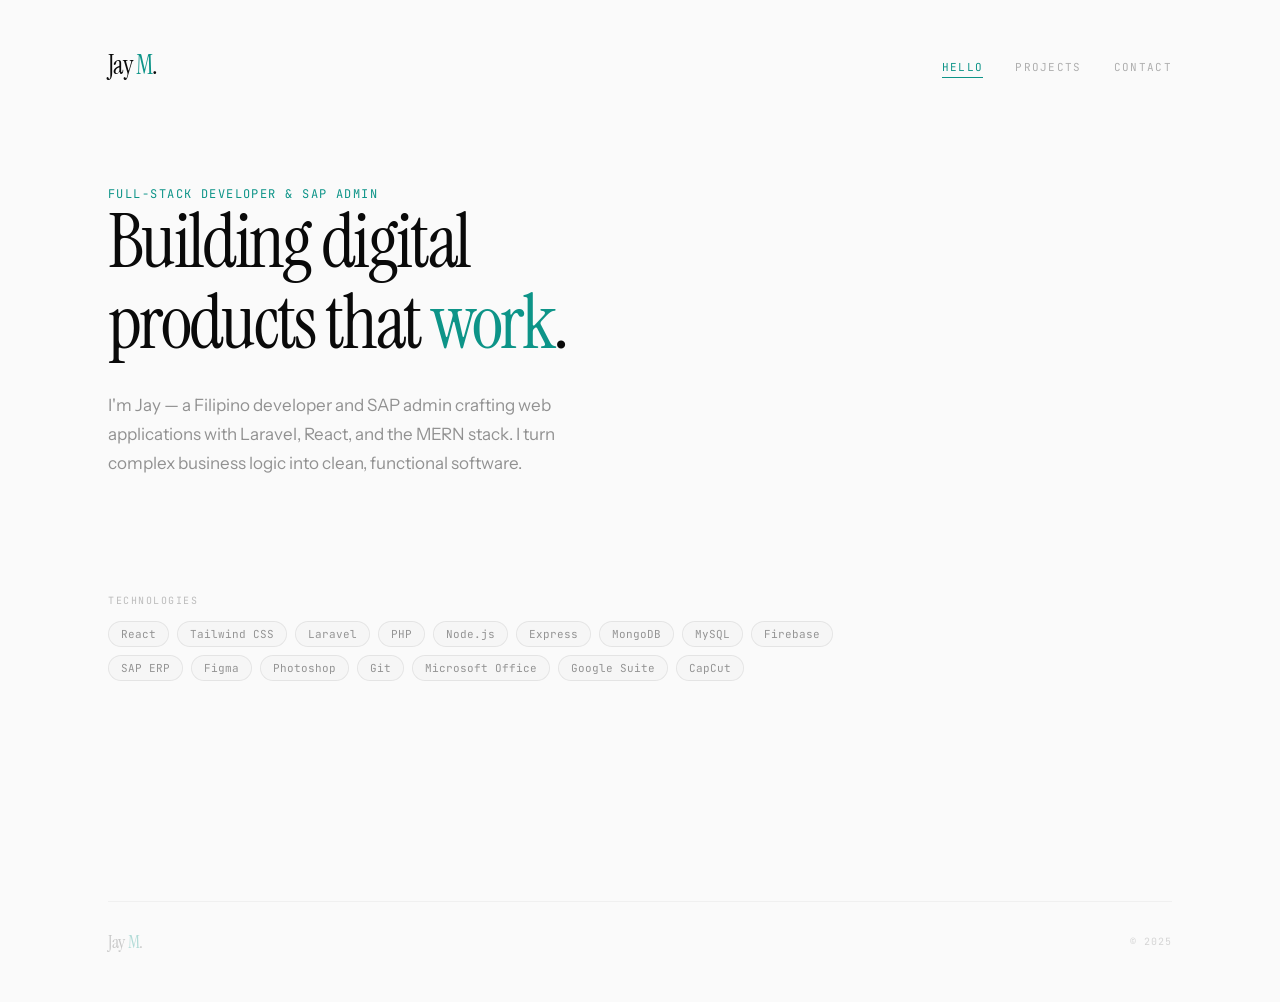
<file: index.html>
<!doctype html>
<html lang="en">
  <head>
    <meta charset="UTF-8" />
    <meta name="viewport" content="width=device-width, initial-scale=1.0" />
    <link rel="icon" href="assets/user.png" type="image/x-icon" />
    <title>Jay M. — Developer</title>
    <link rel="stylesheet" href="styles/styles.css" />
  </head>
  <body>
    <div class="site-wrapper">
      <!-- Header -->
      <header class="site-header">
        <a href="index.html" class="logo">Jay <span class="accent">M</span>.</a>
        <nav>
          <ul class="site-nav">
            <li><a href="index.html" class="active">Hello</a></li>
            <li><a href="projects.html">Projects</a></li>
            <li><a href="contact.html">Contact</a></li>
          </ul>
        </nav>
      </header>

      <!-- Hero -->
      <section class="hero">
        <div class="reveal">
          <span class="label-teal">Full-Stack Developer &amp; SAP Admin</span>
        </div>

        <h1 class="hero-heading reveal reveal-d1">
          Building digital<br />
          products that <em>work</em>.
        </h1>

        <p class="hero-sub reveal reveal-d2">
          I'm Jay — a Filipino developer and SAP admin crafting web applications
          with Laravel, React, and the MERN stack. I turn complex business logic
          into clean, functional software.
        </p>
      </section>

      <!-- Tech Stack -->
      <section class="tech-section reveal reveal-d3">
        <p class="label">Technologies</p>
        <div class="pill-row" style="margin-top: 14px">
          <span class="pill">React</span>
          <span class="pill">Tailwind CSS</span>
          <span class="pill">Laravel</span>
          <span class="pill">PHP</span>
          <span class="pill">Node.js</span>
          <span class="pill">Express</span>
          <span class="pill">MongoDB</span>
          <span class="pill">MySQL</span>
          <span class="pill">Firebase</span>
        </div>
        <div class="pill-row" style="margin-top: 8px">
          <span class="pill">SAP ERP</span>
          <span class="pill">Figma</span>
          <span class="pill">Photoshop</span>
          <span class="pill">Git</span>
          <span class="pill">Microsoft Office</span>
          <span class="pill">Google Suite</span>
          <span class="pill">CapCut</span>
        </div>
      </section>

      <div style="height: 120px"></div>

      <!-- Footer -->
      <footer class="site-footer reveal reveal-d4">
        <span class="logo" style="font-size: 18px; color: rgba(0, 0, 0, 0.2)"
          >Jay
          <span class="accent" style="color: rgba(13, 148, 136, 0.3)">M</span
          >.</span
        >
        <span class="footer-copy">&copy; 2025</span>
      </footer>
    </div>

    <script>
      // Intersection Observer for scroll reveals
      const observer = new IntersectionObserver(
        (entries) => {
          entries.forEach((entry) => {
            if (entry.isIntersecting) {
              entry.target.classList.add("visible");
              observer.unobserve(entry.target);
            }
          });
        },
        { threshold: 0.1 },
      );
      document
        .querySelectorAll(".reveal")
        .forEach((el) => observer.observe(el));
    </script>
  </body>
</html>
</file>
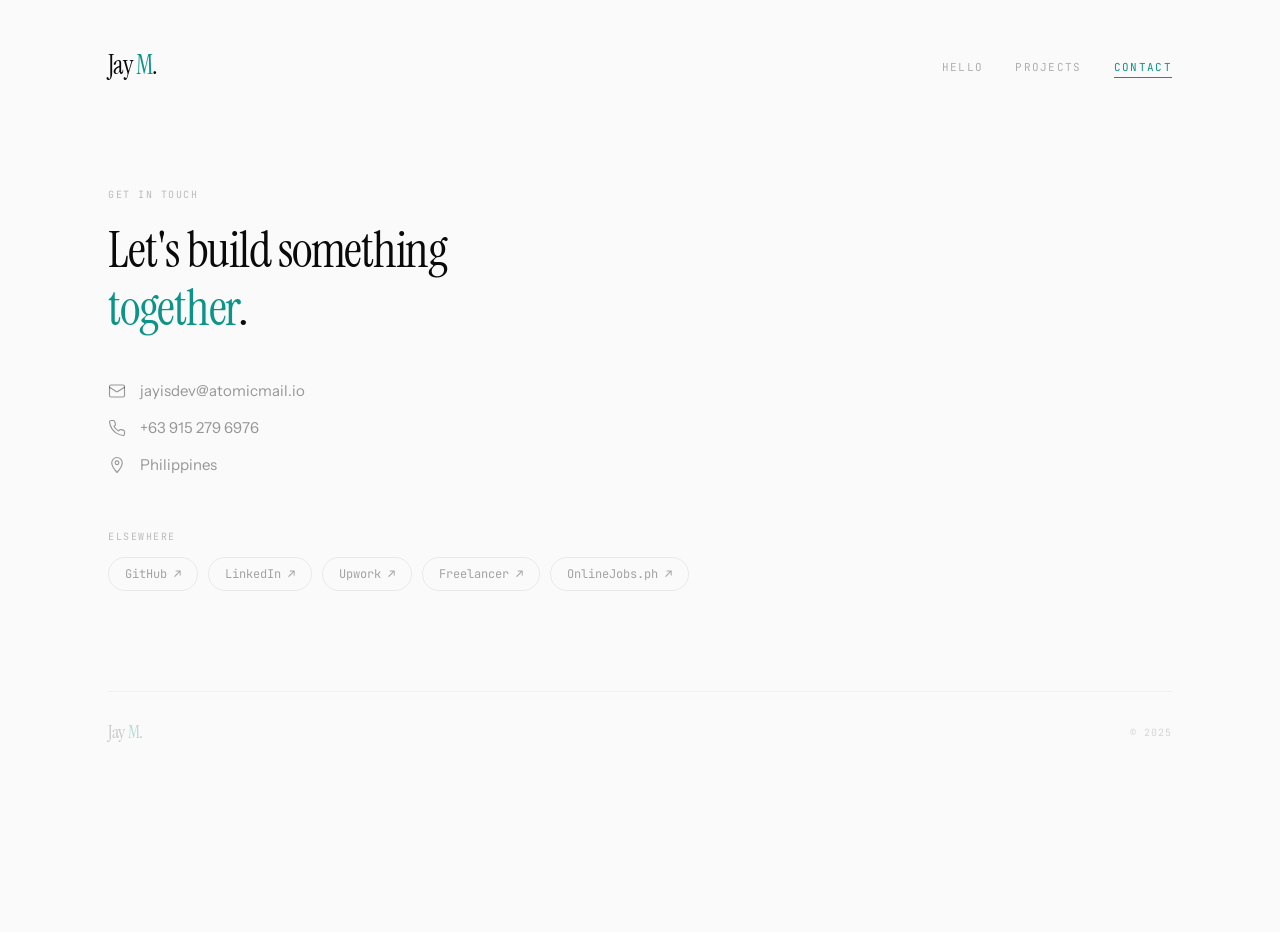
<file: contact.html>
<!doctype html>
<html lang="en">
  <head>
    <meta charset="UTF-8" />
    <meta name="viewport" content="width=device-width, initial-scale=1.0" />
    <link rel="icon" href="assets/user.png" type="image/x-icon" />
    <title>Jay M. — Contact</title>
    <link rel="stylesheet" href="styles/styles.css" />
  </head>
  <body>
    <div class="site-wrapper">
      <!-- Header -->
      <header class="site-header">
        <a href="index.html" class="logo">Jay <span class="accent">M</span>.</a>
        <nav>
          <ul class="site-nav">
            <li><a href="index.html">Hello</a></li>
            <li><a href="projects.html">Projects</a></li>
            <li><a href="contact.html" class="active">Contact</a></li>
          </ul>
        </nav>
      </header>

      <!-- Contact -->
      <section class="contact-section" style="padding-top: 100px">
        <div class="reveal">
          <span class="label">Get in Touch</span>
        </div>

        <h1 class="contact-heading reveal reveal-d1" style="margin-top: 20px">
          Let's build something<br />
          <em>together</em>.
        </h1>

        <!-- Contact Info -->
        <div class="contact-list reveal reveal-d2">
          <a href="mailto:jayisdev@atomicmail.io" class="contact-item">
            <svg
              viewBox="0 0 24 24"
              fill="none"
              stroke-width="1.5"
              stroke-linecap="round"
              stroke-linejoin="round"
            >
              <rect x="2" y="4" width="20" height="16" rx="2" />
              <path d="M22 7l-8.97 5.7a1.94 1.94 0 01-2.06 0L2 7" />
            </svg>
            jayisdev@atomicmail.io
          </a>

          <div class="contact-item">
            <svg
              viewBox="0 0 24 24"
              fill="none"
              stroke-width="1.5"
              stroke-linecap="round"
              stroke-linejoin="round"
            >
              <path
                d="M22 16.92v3a2 2 0 01-2.18 2 19.79 19.79 0 01-8.63-3.07 19.5 19.5 0 01-6-6A19.79 19.79 0 012.12 4.18 2 2 0 014.11 2h3a2 2 0 012 1.72c.127.96.361 1.903.7 2.81a2 2 0 01-.45 2.11L8.09 9.91a16 16 0 006 6l1.27-1.27a2 2 0 012.11-.45c.907.339 1.85.573 2.81.7A2 2 0 0122 16.92z"
              />
            </svg>
            +63 915 279 6976
          </div>

          <div class="contact-item">
            <svg
              viewBox="0 0 24 24"
              fill="none"
              stroke-width="1.5"
              stroke-linecap="round"
              stroke-linejoin="round"
            >
              <path
                d="M12 2C8.13 2 5 5.13 5 9c0 5.25 7 13 7 13s7-7.75 7-13c0-3.87-3.13-7-7-7z"
              />
              <circle cx="12" cy="9" r="2.5" />
            </svg>
            Philippines
          </div>
        </div>

        <!-- Social Links -->
        <div class="social-section reveal reveal-d3">
          <p class="label">Elsewhere</p>
          <div class="social-row">
            <a
              href="https://github.com/JayMarPabayo"
              target="_blank"
              class="social-link"
              >GitHub ↗</a
            >
            <a
              href="https://www.linkedin.com/in/jay-mar-pabayo-072312104/"
              target="_blank"
              class="social-link"
              >LinkedIn ↗</a
            >
            <a
              href="https://www.upwork.com/freelancers/~0157212890211f4c38"
              target="_blank"
              class="social-link"
              >Upwork ↗</a
            >
            <a
              href="https://www.freelancer.com/u/greensparks17"
              target="_blank"
              class="social-link"
              >Freelancer ↗</a
            >
            <a
              href="https://www.onlinejobs.ph/jobseekers/info/2056208"
              target="_blank"
              class="social-link"
              >OnlineJobs.ph ↗</a
            >
          </div>
        </div>

        <!-- Footer -->
        <footer class="site-footer reveal reveal-d4">
          <span class="logo" style="font-size: 18px; color: rgba(0, 0, 0, 0.2)"
            >Jay
            <span class="accent" style="color: rgba(13, 148, 136, 0.3)">M</span
            >.</span
          >
          <span class="footer-copy">&copy; 2025</span>
        </footer>
      </section>
    </div>

    <script>
      const observer = new IntersectionObserver(
        (entries) => {
          entries.forEach((entry) => {
            if (entry.isIntersecting) {
              entry.target.classList.add("visible");
              observer.unobserve(entry.target);
            }
          });
        },
        { threshold: 0.1 },
      );
      document
        .querySelectorAll(".reveal")
        .forEach((el) => observer.observe(el));
    </script>
  </body>
</html>
</file>
<file: styles/styles.css>
@import url("https://fonts.googleapis.com/css2?family=Instrument+Sans:wght@400;500;600;700&family=Instrument+Serif:ital@0;1&family=JetBrains+Mono:wght@300;400;500&display=swap");

/* ── Reset & Base ── */
*,
*::before,
*::after {
  margin: 0;
  padding: 0;
  box-sizing: border-box;
}

html {
  scroll-behavior: smooth;
}

body {
  background: #fafafa;
  color: #1a1a1a;
  font-family: "Instrument Sans", "Helvetica Neue", sans-serif;
  -webkit-font-smoothing: antialiased;
  -moz-osx-font-smoothing: grayscale;
  overflow-x: hidden;
}

::selection {
  background: rgba(13, 148, 136, 0.12);
  color: #0a0a0a;
}

::-webkit-scrollbar {
  width: 4px;
}
::-webkit-scrollbar-track {
  background: transparent;
}
::-webkit-scrollbar-thumb {
  background: rgba(0, 0, 0, 0.1);
  border-radius: 4px;
}
::-webkit-scrollbar-thumb:hover {
  background: rgba(0, 0, 0, 0.2);
}

a {
  text-decoration: none;
  color: inherit;
}

/* ── Typography ── */
.font-serif {
  font-family: "Instrument Serif", Georgia, serif;
}

.font-mono {
  font-family: "JetBrains Mono", "SF Mono", monospace;
}

/* ── Layout ── */
.site-wrapper {
  max-width: 1120px;
  margin: 0 auto;
  padding: 0 28px;
}

@media (max-width: 640px) {
  .site-wrapper {
    padding: 0 16px;
  }
}

/* ── Header ── */
.site-header {
  display: flex;
  justify-content: space-between;
  align-items: center;
  padding: 48px 0 0;
}

.logo {
  font-family: "Instrument Serif", Georgia, serif;
  font-size: 26px;
  font-weight: 400;
  color: #0a0a0a;
  letter-spacing: -0.02em;
}

.logo .accent {
  color: #0d9488;
}

.site-nav {
  display: flex;
  gap: 32px;
  list-style: none;
}

.site-nav a {
  font-family: "JetBrains Mono", monospace;
  font-size: 11px;
  letter-spacing: 0.12em;
  text-transform: uppercase;
  color: rgba(0, 0, 0, 0.3);
  transition: color 0.3s ease;
  position: relative;
}

.site-nav a:hover {
  color: rgba(0, 0, 0, 0.7);
}

.site-nav a.active {
  color: #0d9488;
}

.site-nav a.active::after {
  content: "";
  position: absolute;
  bottom: -4px;
  left: 0;
  width: 100%;
  height: 1px;
  background: #0d9488;
}

/* ── Divider line ── */
.divider {
  height: 1px;
  background: rgba(0, 0, 0, 0.06);
  margin: 48px 0;
}

.divider-sm {
  height: 1px;
  background: rgba(0, 0, 0, 0.06);
  margin: 32px 0;
}

/* ── Tag / Label ── */
.label {
  font-family: "JetBrains Mono", monospace;
  font-size: 10px;
  letter-spacing: 0.15em;
  text-transform: uppercase;
  color: rgba(0, 0, 0, 0.25);
}

.label-teal {
  font-family: "JetBrains Mono", monospace;
  font-size: 12px;
  letter-spacing: 0.12em;
  text-transform: uppercase;
  color: #0d9488;
}

/* ── Pills ── */
.pill {
  font-family: "JetBrains Mono", monospace;
  font-size: 11px;
  padding: 5px 12px;
  border-radius: 999px;
  border: 1px solid rgba(0, 0, 0, 0.07);
  color: rgba(0, 0, 0, 0.4);
  background: rgba(0, 0, 0, 0.015);
  display: inline-block;
  white-space: nowrap;
}

.pill-row {
  display: flex;
  flex-wrap: wrap;
  gap: 8px;
}

/* ── Hero ── */
.hero {
  padding: 100px 0 60px;
}

.hero-heading {
  font-family: "Instrument Serif", Georgia, serif;
  font-size: clamp(46px, 7vw, 76px);
  font-weight: 400;
  line-height: 1.06;
  letter-spacing: -0.035em;
  color: #0a0a0a;
}

.hero-heading em {
  font-style: normal;
  color: #0d9488;
}

.hero-sub {
  font-size: 17px;
  line-height: 1.7;
  color: rgba(0, 0, 0, 0.42);
  max-width: 500px;
  margin-top: 28px;
}

/* ── Section Heading ── */
.section-heading {
  font-family: "Instrument Serif", Georgia, serif;
  font-size: clamp(34px, 5vw, 50px);
  font-weight: 400;
  letter-spacing: -0.025em;
  color: #0a0a0a;
}

.section-header {
  display: flex;
  justify-content: space-between;
  align-items: baseline;
  margin-bottom: 56px;
}

.section-count {
  font-family: "JetBrains Mono", monospace;
  font-size: 12px;
  color: rgba(0, 0, 0, 0.2);
}

/* ── Tech Grid ── */
.tech-section {
  margin-top: 56px;
}

/* ── Project Card ── */
.project-card {
  display: grid;
  grid-template-columns: 72px 1fr auto;
  gap: 28px;
  align-items: start;
  padding: 32px 0;
  border-top: 1px solid rgba(0, 0, 0, 0.06);
  transition: background 0.3s ease;
  text-decoration: none;
  color: inherit;
}

.project-card:last-child {
  border-bottom: 1px solid rgba(0, 0, 0, 0.06);
}

.project-card:hover {
  background: rgba(0, 0, 0, 0.015);
}

.project-card:hover .project-title {
  color: #0a0a0a;
}

.project-card:hover .project-subtitle {
  color: #0d9488;
}

.project-card:hover .project-year {
  color: #0d9488;
}

.project-card:hover .project-arrow {
  transform: translate(3px, -3px);
  stroke: #0d9488;
}

.project-card:hover .pill {
  border-color: rgba(13, 148, 136, 0.15);
  color: #0d9488;
  background: rgba(13, 148, 136, 0.04);
}

.project-year {
  font-family: "JetBrains Mono", monospace;
  font-size: 13px;
  color: rgba(0, 0, 0, 0.2);
  padding-top: 5px;
  transition: color 0.35s ease;
}

.project-title {
  font-family: "Instrument Serif", Georgia, serif;
  font-size: clamp(20px, 2.5vw, 27px);
  font-weight: 400;
  letter-spacing: -0.015em;
  color: rgba(0, 0, 0, 0.75);
  line-height: 1.2;
  transition: color 0.35s ease;
}

.project-subtitle {
  font-family: "JetBrains Mono", monospace;
  font-size: 12px;
  color: rgba(0, 0, 0, 0.25);
  margin-top: 4px;
  letter-spacing: 0.02em;
  transition: color 0.35s ease;
}

.project-desc {
  font-size: 14.5px;
  color: rgba(0, 0, 0, 0.38);
  margin-top: 12px;
  line-height: 1.65;
  max-width: 540px;
}

.project-stack {
  margin-top: 16px;
}

.project-arrow-wrap {
  padding-top: 5px;
}

.project-arrow {
  stroke: rgba(0, 0, 0, 0.15);
  transition:
    transform 0.4s cubic-bezier(0.16, 1, 0.3, 1),
    stroke 0.35s ease;
}

/* Video preview */
.project-video-card {
  border-top: 1px solid rgba(0, 0, 0, 0.06);
  padding: 32px 0;
  transition: background 0.3s ease;
}

.project-video-card:last-child {
  border-bottom: 1px solid rgba(0, 0, 0, 0.06);
}

.project-video-card:hover {
  background: rgba(0, 0, 0, 0.015);
}

.project-video-grid {
  display: grid;
  grid-template-columns: 360px 1fr;
  gap: 32px;
  align-items: start;
}

.project-video {
  width: 100%;
  border-radius: 6px;
  object-fit: cover;
  aspect-ratio: 16/10;
  background: rgba(0, 0, 0, 0.03);
}

.project-image {
  width: 100%;
  border-radius: 6px;
  object-fit: cover;
  aspect-ratio: 16/10;
  background: rgba(0, 0, 0, 0.03);
}

.project-meta-row {
  display: flex;
  align-items: center;
  gap: 8px;
  margin-top: 6px;
}

.project-link {
  font-family: "JetBrains Mono", monospace;
  font-size: 12px;
  color: #0d9488;
  display: inline-flex;
  align-items: center;
  gap: 6px;
  margin-top: 20px;
  transition: opacity 0.3s ease;
}

.project-link:hover {
  opacity: 0.7;
}

.project-link svg {
  width: 14px;
  height: 14px;
}

/* ── Contact ── */
.contact-section {
  padding: 80px 0 140px;
}

.contact-heading {
  font-family: "Instrument Serif", Georgia, serif;
  font-size: clamp(34px, 5vw, 50px);
  font-weight: 400;
  letter-spacing: -0.025em;
  color: #0a0a0a;
  line-height: 1.15;
}

.contact-heading em {
  font-style: normal;
  color: #0d9488;
}

.contact-list {
  margin-top: 44px;
  display: flex;
  flex-direction: column;
  gap: 18px;
}

.contact-item {
  display: flex;
  align-items: center;
  gap: 14px;
  font-size: 15px;
  color: rgba(0, 0, 0, 0.4);
  transition: color 0.3s ease;
}

.contact-item:hover {
  color: #0d9488;
}

.contact-item svg {
  width: 18px;
  height: 18px;
  flex-shrink: 0;
  stroke: currentColor;
}

/* ── Social Links ── */
.social-section {
  margin-top: 56px;
}

.social-row {
  display: flex;
  flex-wrap: wrap;
  gap: 10px;
  margin-top: 14px;
}

.social-link {
  font-family: "JetBrains Mono", monospace;
  font-size: 12px;
  padding: 8px 16px;
  border-radius: 999px;
  border: 1px solid rgba(0, 0, 0, 0.07);
  color: rgba(0, 0, 0, 0.35);
  transition: all 0.35s ease;
  background: transparent;
}

.social-link:hover {
  border-color: rgba(13, 148, 136, 0.3);
  color: #0d9488;
  background: rgba(13, 148, 136, 0.03);
}

/* ── Footer ── */
.site-footer {
  margin-top: 100px;
  padding-top: 28px;
  border-top: 1px solid rgba(0, 0, 0, 0.04);
  display: flex;
  justify-content: space-between;
  align-items: center;
  padding-bottom: 48px;
}

.footer-copy {
  font-family: "JetBrains Mono", monospace;
  font-size: 10px;
  color: rgba(0, 0, 0, 0.15);
  letter-spacing: 0.1em;
}

/* ── Fade-in Animations ── */
.reveal {
  opacity: 0;
  transform: translateY(28px);
  transition:
    opacity 0.7s cubic-bezier(0.16, 1, 0.3, 1),
    transform 0.7s cubic-bezier(0.16, 1, 0.3, 1);
}

.reveal.visible {
  opacity: 1;
  transform: translateY(0);
}

.reveal-d1 {
  transition-delay: 0.08s;
}
.reveal-d2 {
  transition-delay: 0.16s;
}
.reveal-d3 {
  transition-delay: 0.24s;
}
.reveal-d4 {
  transition-delay: 0.32s;
}
.reveal-d5 {
  transition-delay: 0.4s;
}

/* ── Responsive ── */
@media (max-width: 768px) {
  .project-card {
    grid-template-columns: 1fr;
    gap: 8px;
  }
  .project-year {
    padding-top: 0;
  }
  .project-arrow-wrap {
    display: none;
  }
  .project-video-grid {
    grid-template-columns: 1fr;
  }
  .project-video-grid .project-video,
  .project-video-grid .project-image {
    aspect-ratio: 16/9;
  }
  .site-header {
    padding-top: 32px;
  }
  .hero {
    padding: 60px 0 40px;
  }
  .site-nav {
    gap: 20px;
  }
}
</file>
